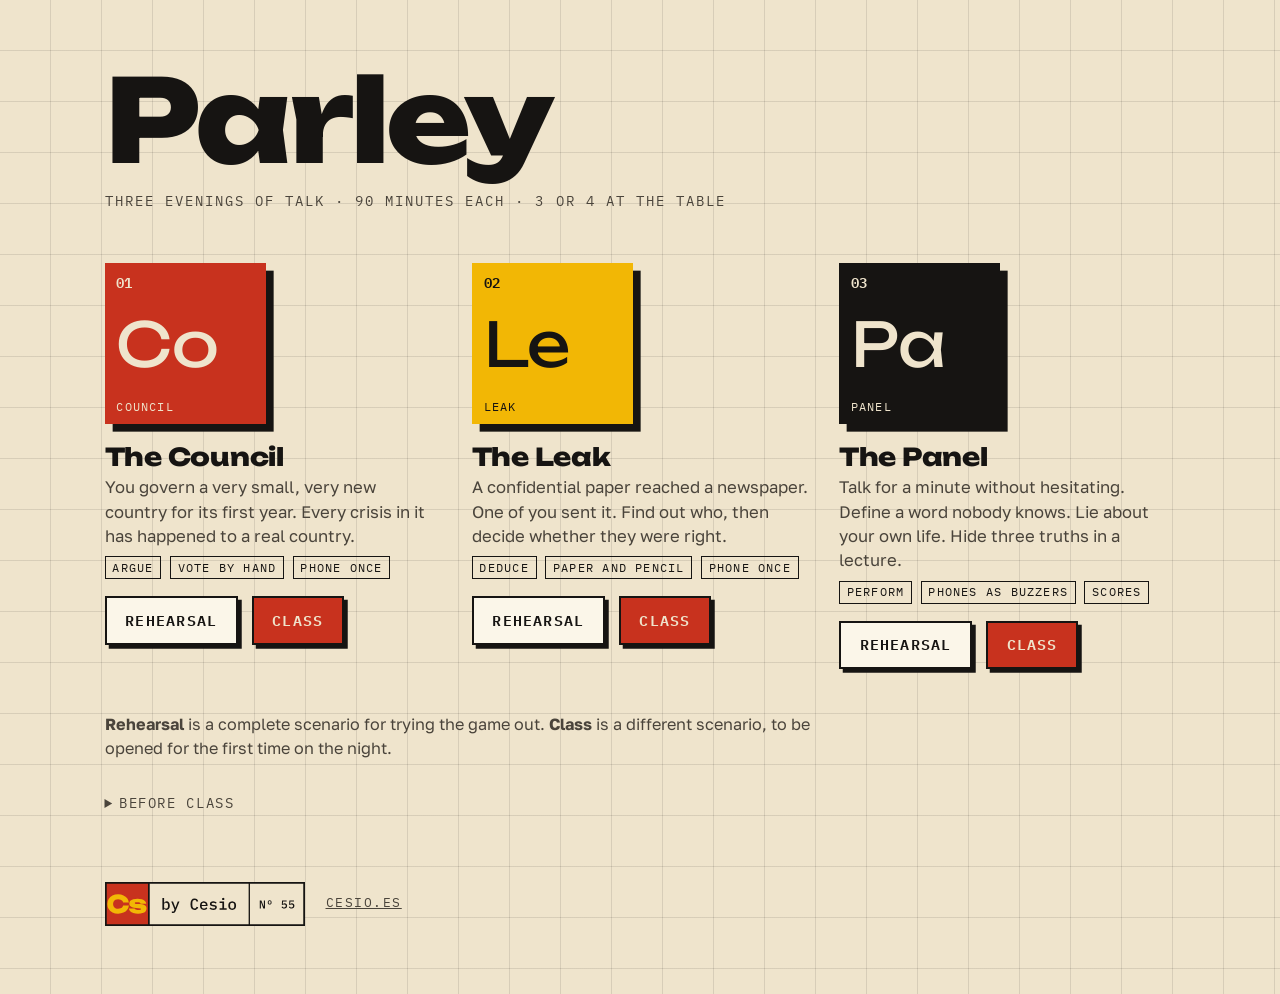
<file: index.html>
<!doctype html>
<html lang="en">
<head>
<meta charset="utf-8">
<meta name="viewport" content="width=device-width, initial-scale=1">
<title>Parley · three evenings of talk</title>
<meta name="description" content="Three ninety-minute conversation games for three or four advanced speakers of English.">
<link rel="icon" href="favicon.svg" type="image/svg+xml">
<link rel="stylesheet" href="assets/base.css">
</head>
<body>
<main class="hub">
  <h1>Parley</h1>
  <div class="sub">Three evenings of talk · 90 minutes each · 3 or 4 at the table</div>

  <div class="games">
    <div class="game">
      <span class="tile"><span class="n">01</span><span class="s">Co</span><span class="t">Council</span></span>
      <div>
        <h2>The Council</h2>
        <p>You govern a very small, very new country for its first year. Every crisis in it has happened to a real country.</p>
        <span class="meta"><span>Argue</span><span>Vote by hand</span><span>Phone once</span></span>
        <div class="pick"><a class="btn" href="council.html">Rehearsal</a><a class="btn go" href="council.html?v=class">Class</a></div>
      </div>
    </div>
    <div class="game">
      <span class="tile y"><span class="n">02</span><span class="s">Le</span><span class="t">Leak</span></span>
      <div>
        <h2>The Leak</h2>
        <p>A confidential paper reached a newspaper. One of you sent it. Find out who, then decide whether they were right.</p>
        <span class="meta"><span>Deduce</span><span>Paper and pencil</span><span>Phone once</span></span>
        <div class="pick"><a class="btn" href="leak.html">Rehearsal</a><a class="btn go" href="leak.html?v=class">Class</a></div>
      </div>
    </div>
    <div class="game">
      <span class="tile k"><span class="n">03</span><span class="s">Pa</span><span class="t">Panel</span></span>
      <div>
        <h2>The Panel</h2>
        <p>Talk for a minute without hesitating. Define a word nobody knows. Lie about your own life. Hide three truths in a lecture.</p>
        <span class="meta"><span>Perform</span><span>Phones as buzzers</span><span>Scores</span></span>
        <div class="pick"><a class="btn" href="panel.html">Rehearsal</a><a class="btn go" href="panel.html?v=class">Class</a></div>
      </div>
    </div>
  </div>

  <p class="legend"><b>Rehearsal</b> is a complete scenario for trying the game out. <b>Class</b> is a different scenario, to be opened for the first time on the night.</p>

  <details style="margin-top:2rem">
    <summary>Before class</summary>
    <ol class="steps" style="max-width:44rem;margin-top:.8rem">
      <li>Open the game on the big screen and type in the names. Each player then scans their own code.</li>
      <li>Everyone needs a pencil and some scrap paper. For The Council, everyone also needs two markers: cut them from the printed sheet, or use coins.</li>
      <li>Printing is optional. Rehearsal: <a href="print.html?g=council">minister’s sheet</a> · <a href="print.html?g=leak">case notebook and exhibits</a>.</li>
      <li>Class: <a href="print.html?g=council&v=class">minister’s sheet</a> · <a href="print.html?g=leak&v=class">case notebook and exhibits</a>. The exhibits give the case away: print them without reading and hand them out face down. The minister’s sheet opens with the country you will govern, so print that one without reading too.</li>
      <li>Keys on the big screen: → next · space starts and stops the clock · F full screen · 1 to 4 buzz, in The Panel.</li>
    </ol>
  </details>

  <div class="byline"><img src="assets/cesio-sello.svg" alt="by Cesio" height="44"><a href="https://cesio.es">cesio.es</a></div>
</main>
</body>
</html>
</file>
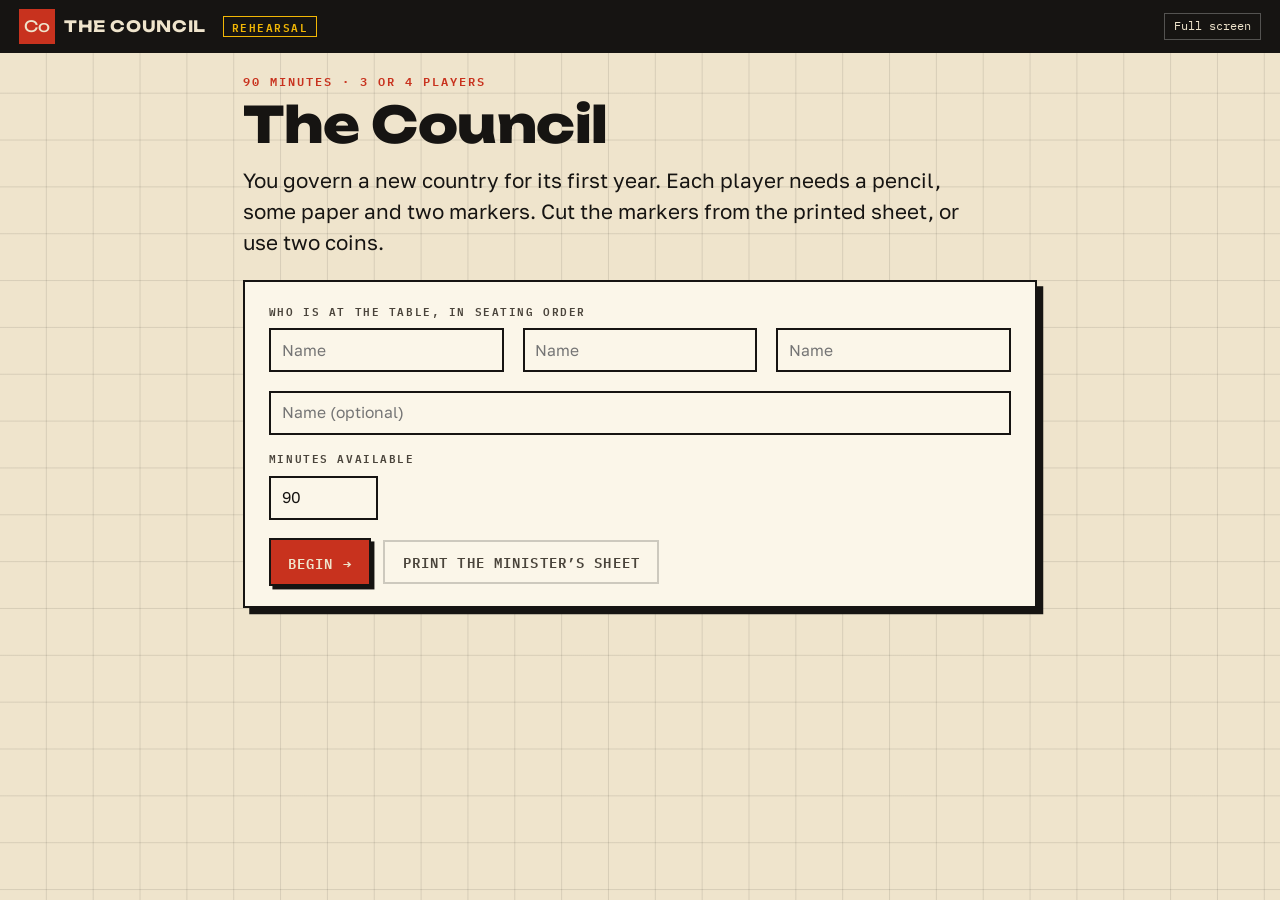
<file: council.html>
<!doctype html>
<html lang="en" class="host">
<head>
<meta charset="utf-8">
<meta name="viewport" content="width=device-width, initial-scale=1">
<title>The Council · Parley</title>
<link rel="icon" href="favicon.svg" type="image/svg+xml">
<link rel="stylesheet" href="assets/base.css">
</head>
<body>
<header class="bar">
  <a class="brand" href="./"><span class="tile sm"><span class="s">Co</span></span><b>THE COUNCIL</b></a>
  <span class="tag" id="tag"></span>
  <span class="where" id="where"></span>
  <span class="sp"></span>
  <span class="clock" id="clock"></span>
  <button id="charter" class="hide" title="Show the Charter (C)">Charter</button>
  <button id="full" title="Full screen (F)">Full screen</button>
  <button id="new" class="hide">New game</button>
</header>
<main id="app"></main>
<script src="assets/vendor/qrcode/qrcode.js"></script>
<script src="assets/kit.js"></script>
<script>K.need('council');</script>
<script src="assets/council.js"></script>
</body>
</html>
</file>
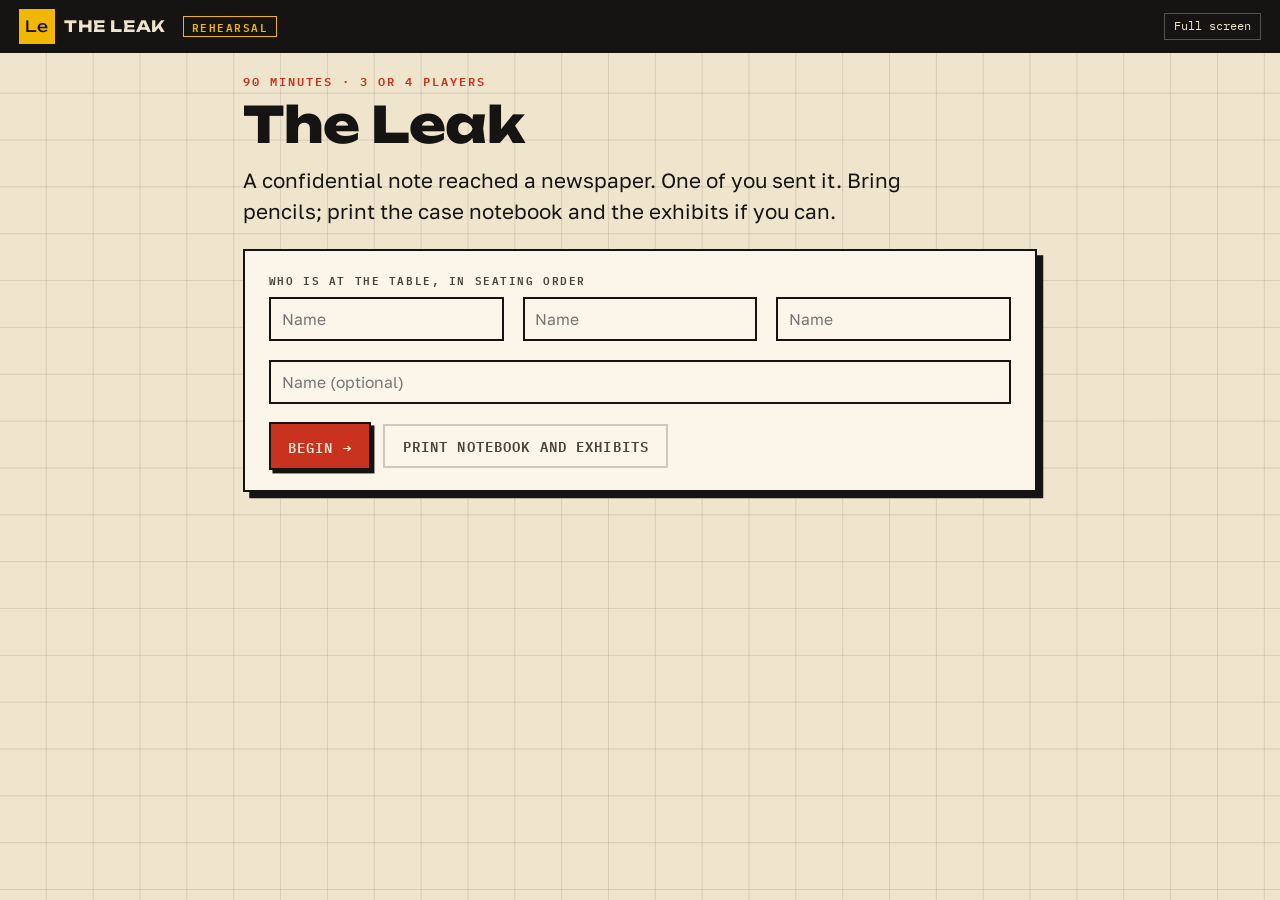
<file: leak.html>
<!doctype html>
<html lang="en" class="host">
<head>
<meta charset="utf-8">
<meta name="viewport" content="width=device-width, initial-scale=1">
<title>The Leak · Parley</title>
<link rel="icon" href="favicon.svg" type="image/svg+xml">
<link rel="stylesheet" href="assets/base.css">
</head>
<body>
<header class="bar">
  <a class="brand" href="./"><span class="tile sm y"><span class="s">Le</span></span><b>THE LEAK</b></a>
  <span class="tag" id="tag"></span>
  <span class="where" id="where"></span>
  <span class="sp"></span>
  <span class="clock" id="clock"></span>
  <button id="full" title="Full screen (F)">Full screen</button>
  <button id="new" class="hide">New game</button>
</header>
<main id="app"></main>
<script src="assets/vendor/qrcode/qrcode.js"></script>
<script src="assets/kit.js"></script>
<script>K.need('leak');</script>
<script src="assets/leak.js"></script>
</body>
</html>
</file>
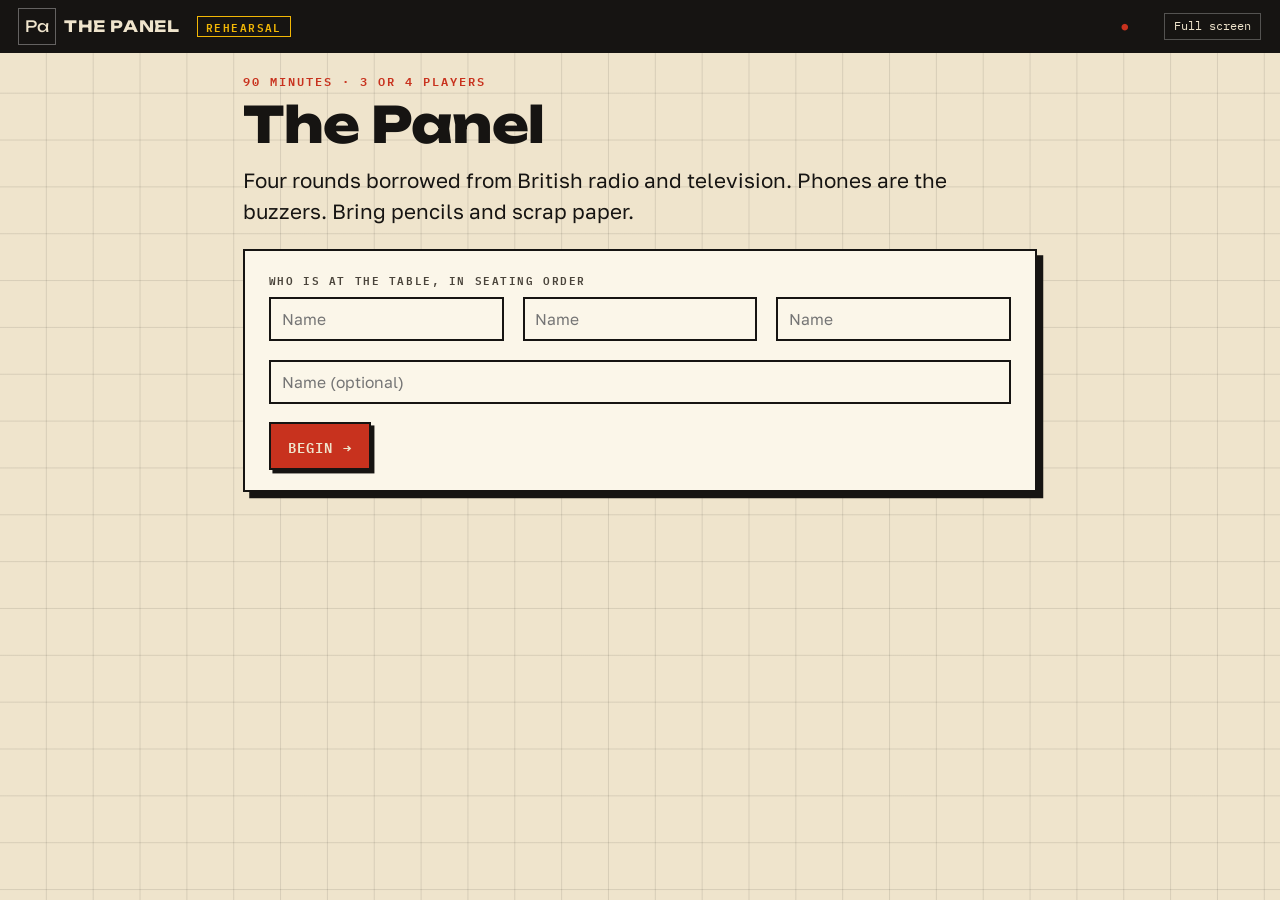
<file: panel.html>
<!doctype html>
<html lang="en" class="host">
<head>
<meta charset="utf-8">
<meta name="viewport" content="width=device-width, initial-scale=1">
<title>The Panel · Parley</title>
<link rel="icon" href="favicon.svg" type="image/svg+xml">
<link rel="stylesheet" href="assets/base.css">
</head>
<body>
<header class="bar">
  <a class="brand" href="./"><span class="tile sm k" style="outline:1px solid #fff5"><span class="s">Pa</span></span><b>THE PANEL</b></a>
  <span class="tag" id="tag"></span>
  <span class="where" id="where"></span>
  <span class="sp"></span>
  <span class="net" id="net"></span>
  <span class="clock" id="clock"></span>
  <button id="full" title="Full screen (F)">Full screen</button>
  <button id="new" class="hide">New game</button>
</header>
<main id="app"></main>
<script src="assets/vendor/qrcode/qrcode.js"></script>
<script src="assets/vendor/mqtt/mqtt.min.js"></script>
<script src="assets/kit.js"></script>
<script src="assets/panel.data.js"></script>
<script src="assets/panel.js"></script>
</body>
</html>
</file>
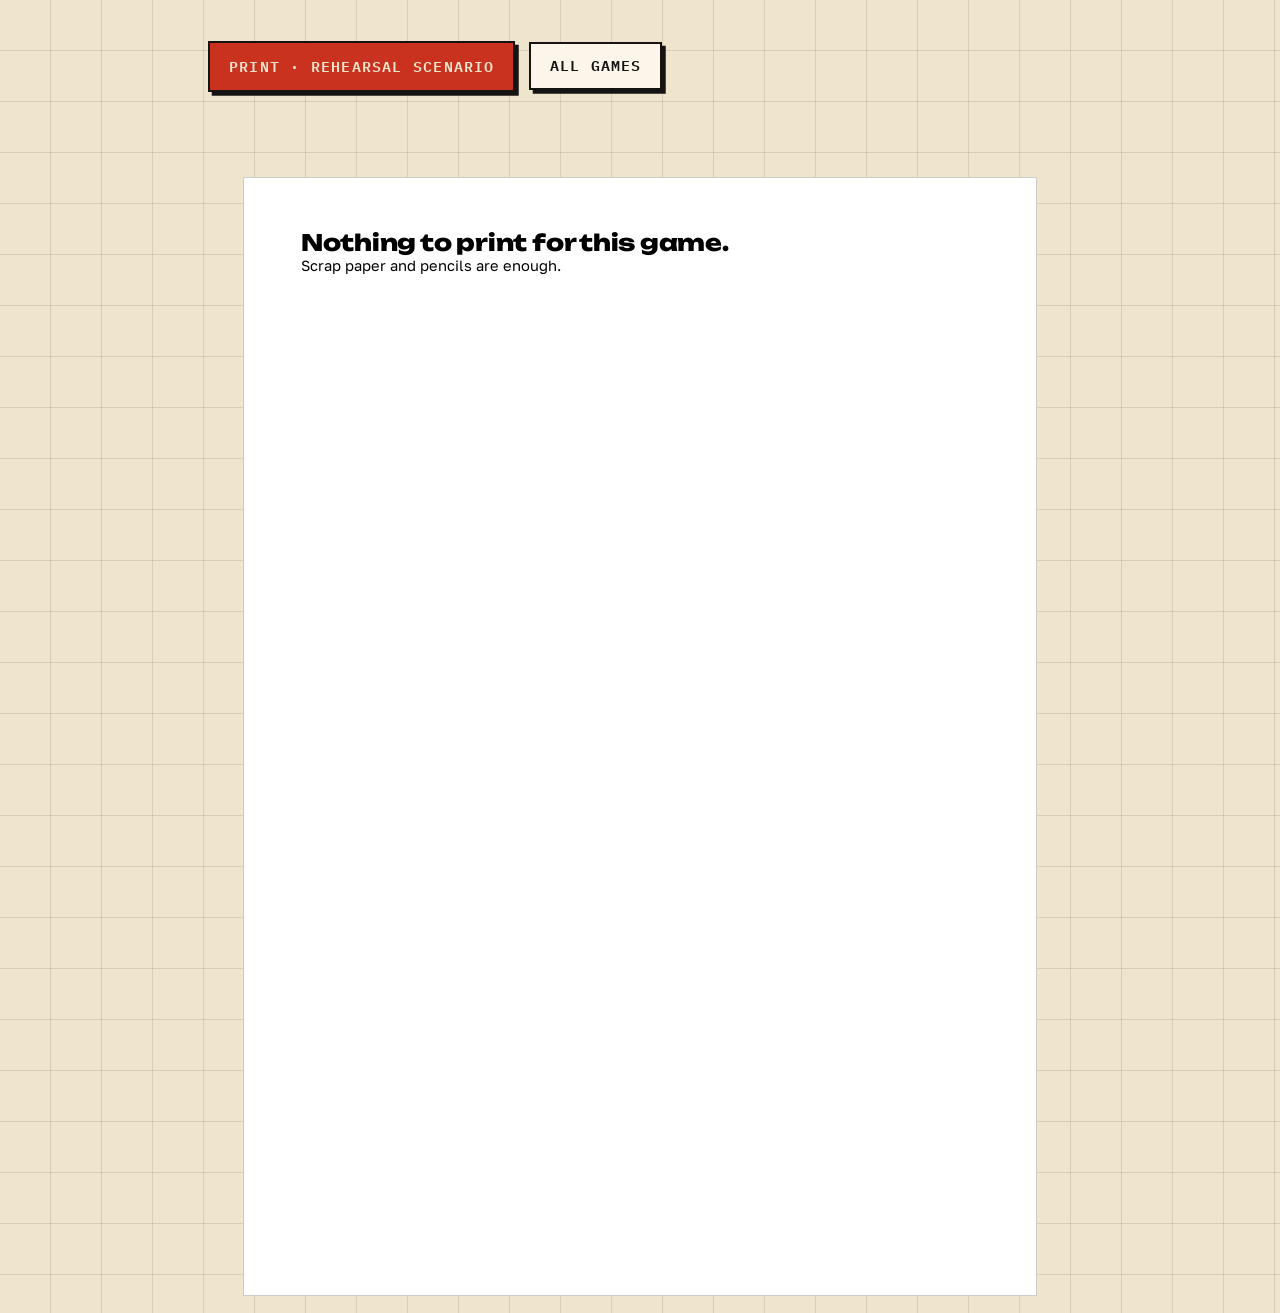
<file: print.html>
<!doctype html>
<html lang="en">
<head>
<meta charset="utf-8">
<meta name="viewport" content="width=device-width, initial-scale=1">
<meta name="robots" content="noindex">
<title>Parley · print</title>
<link rel="icon" href="favicon.svg" type="image/svg+xml">
<link rel="stylesheet" href="assets/base.css">
</head>
<body>
<main id="app"></main>
<script src="assets/kit.js"></script>
<script>K.need(K.params().g);</script>
<script src="assets/print.js"></script>
</body>
</html>
</file>
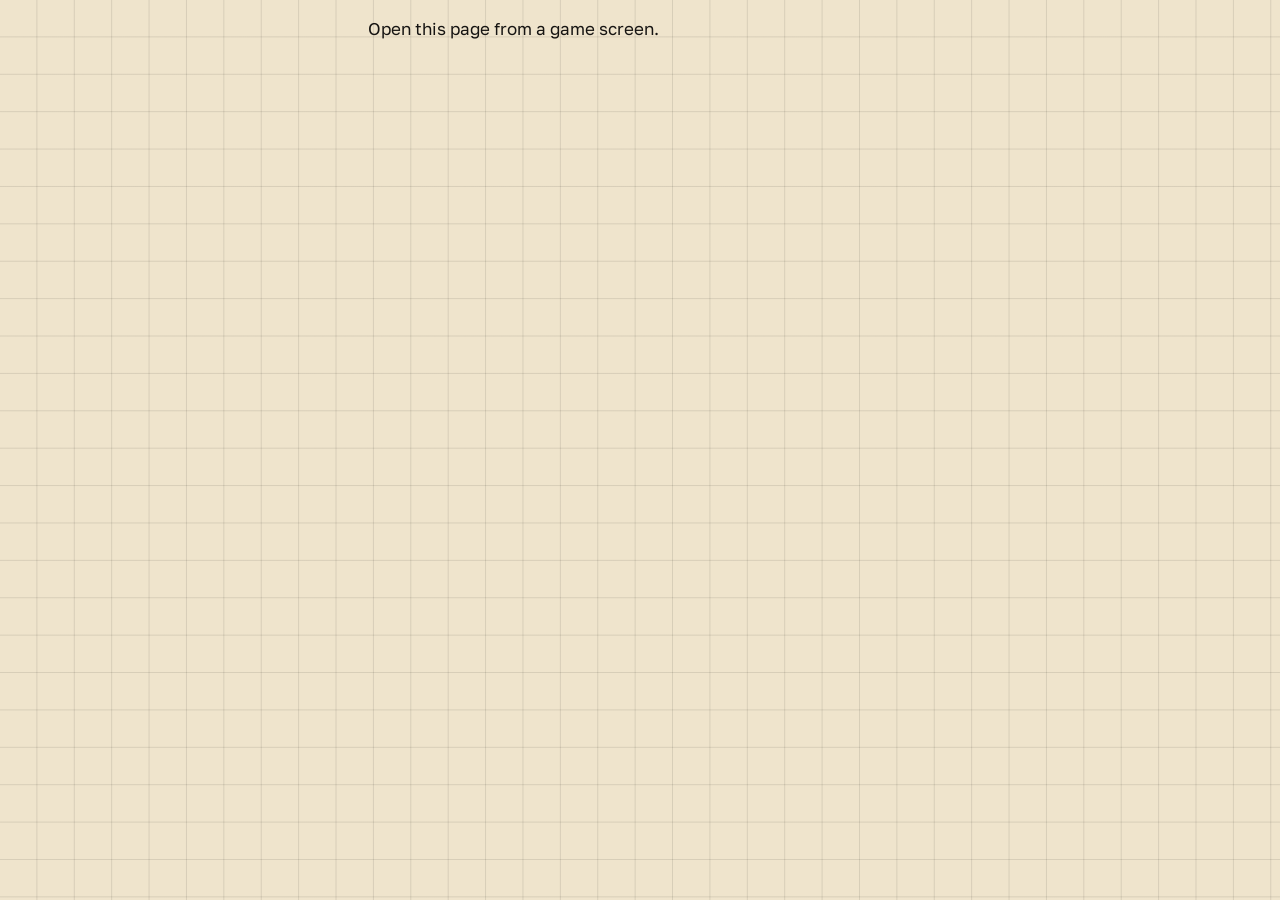
<file: seat.html>
<!doctype html>
<html lang="en">
<head>
<meta charset="utf-8">
<meta name="viewport" content="width=device-width, initial-scale=1, viewport-fit=cover">
<meta name="robots" content="noindex">
<title>Parley · your seat</title>
<link rel="icon" href="favicon.svg" type="image/svg+xml">
<link rel="stylesheet" href="assets/base.css">
</head>
<body class="phone">
<main id="app"></main>
<script src="assets/kit.js"></script>
<script>K.need(K.params().g);</script>
<script src="assets/panel.data.js"></script>
<script src="assets/seat.js"></script>
</body>
</html>
</file>
<file: assets/base.css>
/* Parley — shared look. Paper, ink, one red, one yellow. */
@import url('https://fonts.googleapis.com/css2?family=Unbounded:wght@600;800&family=IBM+Plex+Mono:wght@400;500;600&family=Golos+Text:wght@400;500;600;700&display=swap');

:root {
  --paper: #EFE4CC;
  --paper-2: #E6D9BC;
  --sheet: #FBF6E9;
  --ink: #161412;
  --ink-2: #4A443B;
  --line: #16141233;
  --red: #C8321E;
  --yellow: #F2B705;
  --green: #2F6B3A;
  --display: 'Unbounded', 'Arial Black', system-ui, sans-serif;
  --mono: 'IBM Plex Mono', ui-monospace, Consolas, monospace;
  --text: 'Golos Text', system-ui, -apple-system, 'Segoe UI', sans-serif;
}

* { box-sizing: border-box; }
html { font-size: 17px; }
html.host { font-size: clamp(15px, 1.22vw, 27px); }
body {
  margin: 0; min-height: 100vh; color: var(--ink); background: var(--paper);
  font-family: var(--text); line-height: 1.45; -webkit-font-smoothing: antialiased;
  background-image:
    linear-gradient(#1614121c 1px, transparent 1px),
    linear-gradient(90deg, #1614121c 1px, transparent 1px);
  background-size: 3rem 3rem; background-position: -1px -1px;
}
h1, h2, h3 { font-family: var(--display); font-weight: 800; line-height: 1.05; margin: 0; letter-spacing: -0.01em; }
h1 { font-size: 3.2rem; } h2 { font-size: 2.1rem; } h3 { font-size: 1.25rem; }
p { margin: 0 0 .7em; }
a { color: inherit; }
.mono { font-family: var(--mono); font-weight: 500; letter-spacing: .02em; }
.lab { font-family: var(--mono); font-weight: 600; font-size: .72rem; letter-spacing: .14em; text-transform: uppercase; color: var(--ink-2); }
.red { color: var(--red); } .dim { color: var(--ink-2); }
.hide { display: none !important; }

/* ---------- top bar ---------- */
.bar {
  display: flex; align-items: center; gap: 1.1rem; padding: .55rem 1.2rem;
  background: var(--ink); color: var(--paper); position: sticky; top: 0; z-index: 5;
}
.bar .brand { display: flex; align-items: center; gap: .6rem; text-decoration: none; }
.bar .brand b { font-family: var(--display); font-size: 1rem; letter-spacing: .04em; }
.bar .where { font-family: var(--mono); font-size: .8rem; letter-spacing: .12em; text-transform: uppercase; color: var(--yellow); }
.bar .sp { flex: 1; }
.bar .tag { font-family: var(--mono); font-weight: 600; font-size: .68rem; letter-spacing: .14em; text-transform: uppercase; padding: .12rem .5rem; border: 1px solid var(--yellow); color: var(--yellow); }
.bar .tag.class { background: var(--red); border-color: var(--red); color: var(--paper); }
.bar .clock { font-family: var(--mono); font-size: .95rem; }
.bar .clock i { font-style: normal; opacity: .55; }
.bar button { background: none; border: 1px solid #ffffff44; color: var(--paper); font: inherit; font-family: var(--mono); font-size: .75rem; padding: .25rem .6rem; cursor: pointer; }
.bar button:hover { border-color: var(--yellow); color: var(--yellow); }

/* ---------- element tile ---------- */
.tile {
  --c: var(--red);
  display: inline-grid; grid-template-rows: auto 1fr auto; width: 9.5rem; height: 9.5rem; padding: .55rem .7rem;
  background: var(--c); color: var(--paper); text-decoration: none; position: relative;
  box-shadow: .45rem .45rem 0 var(--ink);
}
.tile .n { font-family: var(--mono); font-size: .8rem; font-weight: 600; }
.tile .s { font-family: var(--display); font-size: 3.6rem; line-height: 1; align-self: center; }
.tile .t { font-family: var(--mono); font-size: .7rem; letter-spacing: .1em; text-transform: uppercase; }
.tile.y { --c: var(--yellow); color: var(--ink); }
.tile.k { --c: var(--ink); }
.tile.sm { width: 2.3rem; height: 2.3rem; padding: 0; box-shadow: none; place-items: center; grid-template-rows: 1fr; }
.tile.sm .s { font-size: 1rem; }

/* ---------- stage ---------- */
.stage { max-width: 78rem; margin: 0 auto; padding: 1.2rem 1.6rem 4rem; }
.stage.narrow { max-width: 54rem; }
.kicker { font-family: var(--mono); font-weight: 600; font-size: .8rem; letter-spacing: .16em; text-transform: uppercase; color: var(--red); margin-bottom: .5rem; display: flex; gap: 1rem; align-items: baseline; }
.kicker .who { color: var(--ink); background: var(--yellow); padding: .1rem .5rem; }
.lead { font-size: 1.32rem; line-height: 1.5; max-width: 46rem; }
.sheet { background: var(--sheet); border: 2px solid var(--ink); padding: 1.3rem 1.5rem; box-shadow: .4rem .4rem 0 var(--ink); }
.sheet + .sheet { margin-top: 1.2rem; }
.row { display: flex; gap: 1.2rem; flex-wrap: wrap; align-items: stretch; }
.row > * { flex: 1 1 14rem; }
.center { text-align: center; }
.gap { height: 1.2rem; }
.split { display: grid; grid-template-columns: 1.3fr 1fr; gap: 2rem; align-items: start; margin-top: .9rem; }
.split .lead { max-width: none; font-size: 1.24rem; }
.opts.col { grid-template-columns: 1fr; margin-top: 0; gap: .8rem; }
.opts.col .opt { padding: .7rem .9rem; grid-template-columns: auto 1fr; column-gap: .8rem; }
.opts.col .opt .k { grid-row: span 4; font-size: 1.7rem; line-height: 1; }
.opts.col .opt > *:not(.k) { grid-column: 2; }

.btn {
  font-family: var(--mono); font-weight: 600; font-size: .9rem; letter-spacing: .08em; text-transform: uppercase;
  background: var(--sheet); color: var(--ink); border: 2px solid var(--ink); padding: .65rem 1.1rem; cursor: pointer;
  box-shadow: .22rem .22rem 0 var(--ink); transition: transform .06s, box-shadow .06s; text-decoration: none; display: inline-block;
}
.btn:hover { transform: translate(-1px, -1px); box-shadow: calc(.22rem + 1px) calc(.22rem + 1px) 0 var(--ink); }
.btn:active { transform: translate(.15rem, .15rem); box-shadow: .07rem .07rem 0 var(--ink); }
.btn.go { background: var(--red); color: var(--paper); }
.btn.y { background: var(--yellow); }
.btn.ghost { box-shadow: none; background: transparent; border-color: var(--line); color: var(--ink-2); }
.btn[disabled] { opacity: .35; pointer-events: none; }
.btns { display: flex; gap: .8rem; flex-wrap: wrap; align-items: center; margin-top: 1.2rem; }
.foot { position: fixed; left: 0; right: 0; bottom: 0; display: flex; justify-content: space-between; align-items: center; gap: 1rem; padding: .6rem 1.2rem; background: linear-gradient(transparent, var(--paper) 35%); pointer-events: none; }
.foot > * { pointer-events: auto; }

input[type=text], input[type=number], textarea {
  font: inherit; font-family: var(--text); background: var(--sheet); border: 2px solid var(--ink); padding: .55rem .7rem; width: 100%; color: var(--ink);
}
input[type=text]:focus, input[type=number]:focus, textarea:focus { outline: 3px solid var(--yellow); }

/* ---------- timer ---------- */
.timer { font-family: var(--display); font-size: 4.2rem; line-height: 1; font-variant-numeric: tabular-nums; display: inline-flex; align-items: baseline; gap: .8rem; }
.timer.s { font-size: 2.2rem; }
.timer.warn { color: var(--red); }
.timer.over { color: var(--red); animation: blink .8s steps(2) infinite; }
.timer small { font-family: var(--mono); font-size: .7rem; letter-spacing: .14em; color: var(--ink-2); text-transform: uppercase; }
@keyframes blink { 50% { opacity: .35; } }

/* ---------- gauges (Council) ---------- */
.gauges { display: grid; grid-template-columns: repeat(4, 1fr); gap: 1rem; margin-bottom: 1rem; }
.gauge { background: var(--sheet); border: 2px solid var(--ink); padding: .35rem .7rem .5rem; }
.gauge .top { display: flex; justify-content: space-between; align-items: baseline; }
.gauge .v { font-family: var(--display); font-size: 1.5rem; }
.gauge .segs { display: grid; grid-template-columns: repeat(10, 1fr); gap: 3px; margin-top: .35rem; }
.gauge .segs i { height: .7rem; background: var(--paper-2); }
.gauge .segs i.on { background: var(--ink); }
.gauge.low .segs i.on, .gauge.low .v { background: var(--red); color: var(--red); }
.gauge.low .v { background: none; }
.gauge .d { font-family: var(--mono); font-weight: 600; font-size: .85rem; margin-left: .4rem; }
.gauge .d.up { color: var(--green); } .gauge .d.down { color: var(--red); }

/* ---------- options ---------- */
.opts { display: grid; grid-template-columns: repeat(auto-fit, minmax(15rem, 1fr)); gap: 1rem; margin-top: 1.1rem; }
.opt { background: var(--sheet); border: 2px solid var(--ink); padding: .9rem 1rem; text-align: left; font: inherit; color: inherit; cursor: pointer; display: grid; gap: .35rem; align-content: start; box-shadow: .28rem .28rem 0 var(--ink); }
.opt:hover { background: #fff; }
.opt .k { font-family: var(--display); font-size: 1.5rem; color: var(--red); }
.opt b { font-size: 1.12rem; line-height: 1.25; }
.opt span { color: var(--ink-2); font-size: .95rem; }
.opt .fx { font-family: var(--mono); font-size: .78rem; letter-spacing: .04em; color: var(--ink); margin-top: .25rem; display: flex; gap: .7rem; flex-wrap: wrap; }
.opt .fx .up { color: var(--green); } .opt .fx .down { color: var(--red); }
.opt .fx .q { color: var(--ink-2); letter-spacing: .2em; }
.opt.won { background: var(--yellow); }
.opt.lost { opacity: .4; box-shadow: none; }
.opts.locked .opt { cursor: default; pointer-events: none; }

.note { border-left: .5rem solid var(--yellow); background: var(--sheet); padding: .7rem 1rem; margin-top: 1.1rem; font-size: 1rem; }
.note .lab { display: block; margin-bottom: .2rem; color: var(--red); }
.phrases { margin-top: 1.2rem; display: flex; gap: .6rem; flex-wrap: wrap; align-items: center; }
.phrases q { font-family: var(--mono); font-size: .82rem; border: 1px dashed var(--ink-2); padding: .22rem .55rem; quotes: none; color: var(--ink-2); }

/* ---------- seats, QR ---------- */
.seats { display: grid; grid-template-columns: repeat(auto-fit, minmax(13rem, 1fr)); gap: 1.1rem; }
.seat { background: var(--sheet); border: 2px solid var(--ink); padding: .9rem; text-align: center; }
.seat .qr { width: 100%; max-width: 13rem; aspect-ratio: 1; margin: .5rem auto 0; background: #fff; padding: .5rem; }
.seat .qr svg { width: 100%; height: 100%; display: block; }
.seat h3 { font-size: 1.15rem; }
.seat.on { background: var(--yellow); }
.chips { display: flex; gap: .6rem; flex-wrap: wrap; }
.chip { font-family: var(--mono); font-weight: 600; font-size: .85rem; border: 2px solid var(--ink); padding: .3rem .7rem; background: var(--sheet); }
.chip.on { background: var(--yellow); } .chip.hot { background: var(--red); color: var(--paper); }
button.chip { cursor: pointer; font: inherit; font-family: var(--mono); font-weight: 600; font-size: .85rem; }

/* ---------- documents (Leak) ---------- */
.doc { background: #fff; border: 1px solid var(--ink); padding: 1.2rem 1.4rem; font-size: .95rem; position: relative; }
.doc h4 { font-family: var(--mono); font-size: .8rem; letter-spacing: .12em; text-transform: uppercase; margin: 0 0 .7rem; padding-bottom: .5rem; border-bottom: 2px solid var(--ink); display: flex; justify-content: space-between; gap: 1rem; }
.doc h4 em { font-style: normal; color: var(--red); }
.doc table { width: 100%; border-collapse: collapse; font-family: var(--mono); font-size: .82rem; }
.doc th, .doc td { text-align: left; padding: .28rem .5rem; border-bottom: 1px solid #0002; vertical-align: top; }
.doc th { font-weight: 600; background: #0000000d; }
.doc .press { font-family: Georgia, 'Times New Roman', serif; font-size: 1.05rem; line-height: 1.5; }
.doc .press h5 { font-family: Georgia, serif; font-size: 1.7rem; line-height: 1.1; margin: 0 0 .5rem; }
/* The Council: gauge cards in the briefing, the Charter as a document, and the overlay that shows it. */
.gcards { display: grid; grid-template-columns: repeat(4, 1fr); gap: 1rem; margin-top: 1.2rem; }
.gcard { background: var(--sheet); border: 2px solid var(--ink); padding: .8rem .9rem 1rem; }
.gcard .gauge { border: 0; padding: 0; background: none; }
.gcard p { margin: .8rem 0 0; font-size: 1.08rem; line-height: 1.4; }
.gcard dl { margin: 0; display: grid; grid-template-columns: auto 1fr; gap: .35rem .7rem; font-size: .95rem; }
.gcard dt { font-family: var(--mono); font-weight: 600; font-size: .72rem; letter-spacing: .1em; text-transform: uppercase; color: var(--red); padding-top: .2rem; white-space: nowrap; }
.gcard dd { margin: 0; color: var(--ink-2); }
.doc.charter { font-family: Georgia, 'Times New Roman', serif; font-size: 1.12rem; line-height: 1.5; padding: 1.5rem 1.8rem; box-shadow: .4rem .4rem 0 var(--ink); }
.doc.charter p { margin: 0 0 .7rem; }
.doc.charter .sig { margin: 1.1rem 0 0; font-style: italic; color: var(--ink-2); }
.veil { position: fixed; inset: 0; z-index: 9; background: #161412cc; display: grid; place-items: center; padding: 2rem; cursor: pointer; }
.veil .doc { max-width: 46rem; width: 100%; }
.docs { display: grid; grid-template-columns: repeat(auto-fit, minmax(24rem, 1fr)); gap: 1.1rem; }
.stamp { position: absolute; right: 1rem; top: 2.6rem; font-family: var(--display); color: var(--red); border: 3px solid var(--red); padding: .1rem .5rem; transform: rotate(-7deg); font-size: .8rem; opacity: .8; }

/* ---------- tables, scores ---------- */
table.score { width: 100%; border-collapse: collapse; font-size: 1.1rem; }
table.score td, table.score th { padding: .5rem .7rem; border-bottom: 2px solid var(--ink); text-align: left; }
table.score td.n { font-family: var(--display); font-size: 1.5rem; text-align: right; }
table.score tr.top td { background: var(--yellow); }
.big { font-family: var(--display); font-size: 3.4rem; line-height: 1.05; }
.word { font-family: var(--display); font-size: 4.4rem; line-height: 1; word-break: break-word; }
.subject { font-family: var(--display); font-size: 3rem; line-height: 1.1; }
ul.plain { list-style: none; padding: 0; margin: 0; }
ul.plain li { padding: .35rem 0; border-bottom: 1px solid var(--line); }
ul.plain.roomy li { font-size: 1.16rem; line-height: 1.45; padding: .55rem 0; } ul.plain.roomy li:last-child { border-bottom: 0; }
ol.steps { padding-left: 1.2rem; margin: .4rem 0 0; } ol.steps li { margin-bottom: .35rem; }
ol.steps.roomy li { font-size: 1.16rem; line-height: 1.45; margin-bottom: .7rem; }
details { margin-top: 1rem; } summary { cursor: pointer; font-family: var(--mono); font-size: .8rem; letter-spacing: .12em; text-transform: uppercase; color: var(--ink-2); }
.agenda { display: grid; grid-template-columns: auto 1fr auto; gap: .2rem 1rem; font-family: var(--mono); font-size: .88rem; }
.agenda b { font-weight: 600; }

/* ---------- hub ---------- */
.hub { max-width: 66rem; margin: 0 auto; padding: 3.5rem 1.5rem 4rem; }
.hub h1 { font-size: clamp(3rem, 9vw, 7rem); letter-spacing: -.03em; }
.hub .sub { font-family: var(--mono); letter-spacing: .14em; text-transform: uppercase; font-size: .85rem; margin: .6rem 0 3rem; color: var(--ink-2); }
.games { display: grid; grid-template-columns: repeat(auto-fit, minmax(17rem, 1fr)); gap: 2.2rem 1.8rem; }
.game { text-decoration: none; display: grid; grid-template-columns: 1fr; gap: 1.2rem; align-items: start; align-content: start; justify-items: start; }
.game h2 { font-size: 1.45rem; margin-bottom: .3rem; }
.game p { font-size: .98rem; color: var(--ink-2); margin: 0 0 .5rem; }
.game .meta { font-family: var(--mono); font-size: .72rem; letter-spacing: .1em; text-transform: uppercase; color: var(--ink); display: flex; gap: .5rem; flex-wrap: wrap; }
.game .meta span { border: 1px solid var(--ink); padding: .1rem .4rem; }
.game .pick { display: flex; gap: .8rem; margin-top: 1rem; }
.legend { margin-top: 2.6rem; font-size: .95rem; color: var(--ink-2); max-width: 44rem; }
.seat a.lab { display: inline-block; margin-top: .5rem; color: var(--red); }
.byline { margin-top: 4rem; font-family: var(--mono); font-size: .75rem; letter-spacing: .12em; text-transform: uppercase; color: var(--ink-2); display: flex; gap: 1.2rem; flex-wrap: wrap; align-items: center; }

/* ---------- phone ---------- */
body.phone { background-size: 2.2rem 2.2rem; }
.ph { max-width: 34rem; margin: 0 auto; padding: 1rem 1rem 4rem; }
.ph h1 { font-size: 1.7rem; } .ph h2 { font-size: 1.3rem; margin: 1.1rem 0 .4rem; }
.cover { min-height: 62vh; display: grid; place-items: center; text-align: center; background: var(--ink); color: var(--paper); padding: 2rem; cursor: pointer; }
.cover .big { font-size: 2rem; }
.brief p { font-size: 1.04rem; }
.brief ul { padding-left: 1.1rem; margin: .2rem 0 .8rem; } .brief li { margin-bottom: .45rem; }
.brief .secret { border: 2px solid var(--red); padding: .7rem .9rem; background: var(--sheet); margin: .8rem 0; }
.brief .want { border: 2px solid var(--ink); background: var(--yellow); padding: .7rem .9rem; margin: .8rem 0; }
.buzz { width: 100%; aspect-ratio: 1; max-height: 58vh; border-radius: 50%; border: .5rem solid var(--ink); background: var(--red); color: var(--paper); font-family: var(--display); font-size: 2.2rem; box-shadow: 0 .8rem 0 var(--ink); cursor: pointer; touch-action: manipulation; -webkit-tap-highlight-color: transparent; }
.buzz:active { transform: translateY(.5rem); box-shadow: 0 .3rem 0 var(--ink); }
.buzz[disabled] { background: var(--paper-2); color: var(--ink-2); box-shadow: 0 .3rem 0 var(--ink-2); border-color: var(--ink-2); }
.vote { display: grid; grid-template-columns: 1fr 1fr; gap: 1rem; }
.vote button { font-family: var(--display); font-size: 1.5rem; padding: 2.2rem .5rem; border: 3px solid var(--ink); background: var(--sheet); cursor: pointer; }
.vote button.sel { background: var(--yellow); }
.net { font-family: var(--mono); font-size: .7rem; letter-spacing: .1em; text-transform: uppercase; }
.net.ok::before { content: '● '; color: var(--green); } .net.bad::before { content: '● '; color: var(--red); }

/* ---------- print ---------- */
.page { background: #fff; color: #000; width: 210mm; min-height: 296mm; margin: 1rem auto; padding: 14mm 15mm; border: 1px solid #0003; position: relative; font-size: 11pt; }
.page h2 { font-size: 17pt; } .page h3 { font-size: 11pt; margin: 4mm 0 2mm; }
.page table { width: 100%; border-collapse: collapse; }
.page td, .page th { border: 1px solid #000; padding: 1.6mm 2mm; text-align: left; vertical-align: top; font-size: 9.5pt; }
.page .ruled { height: 9mm; border-bottom: 1px solid #0006; }
.page .box { border: 1.5px solid #000; padding: 3mm; min-height: 30mm; margin-top: 2mm; }
/* The Council's sheet: the briefing on the front, with two markers to cut from the corner. */
@page council { size: A4; margin: 0; }
.page.front, .page.record { page: council; font-size: 10.2pt; line-height: 1.42; }
.page.front { padding: 12mm 15mm 10mm; }
.page.front p { margin: 0 0 2.2mm; }
.page.front h3, .page.record h3 { margin: 4.5mm 0 1.8mm; }
.page.front ol { margin: 0; padding-left: 5.5mm; } .page.front li { margin-bottom: 1.4mm; }
.page.front td, .page.front th { font-size: 9.6pt; padding: 1.3mm 2mm; }
.page.front .facts { float: right; clear: right; width: 66mm; margin: 0 0 3mm 6mm; } .page.front .facts th { width: 36%; font-weight: 600; }
.page.front .facts td, .page.front .facts th { font-size: 8.6pt; padding: .8mm 1.6mm; }
.page .cut { float: right; width: 74mm; margin: -8mm -10mm 3mm 6mm; padding: 2mm 3mm 3mm; border-left: 1.5px dashed #000; border-bottom: 1.5px dashed #000; text-align: center; }
.page .cut.back { float: left; height: 42mm; margin: -8mm 6mm 3mm -10mm; border: 0; }
.page .coins { display: flex; justify-content: space-between; margin-top: 2mm; }
.page .coin { width: 32mm; height: 32mm; border-radius: 50%; border: 1.5px dashed #000; display: grid; place-items: center; }
.page .coin > div { width: 28mm; height: 28mm; border-radius: 50%; border: 1px solid #000; display: flex; flex-direction: column; align-items: center; justify-content: center; gap: .7mm; }
.page .coin b { font-family: var(--display); font-size: 8.4pt; letter-spacing: .04em; text-transform: uppercase; }
.page .coin span { font-size: 5.4pt; line-height: 1.15; max-width: 21mm; }
.page .ticks { display: grid; grid-template-columns: 1fr 1fr; gap: 1.6mm 8mm; }
.page .three { display: grid; grid-template-columns: repeat(3, 1fr); gap: 4mm; }
.page.front .box { min-height: 62mm; }
.page .fold { border: 2px dashed #000; padding: 4mm; text-align: center; font-family: var(--mono); letter-spacing: .1em; margin-bottom: 5mm; }
@media print {
  body { background: #fff; }
  .noprint, .bar { display: none !important; }
  .page { margin: 0; border: none; page-break-after: always; width: auto; min-height: 0; }
  .doc { break-inside: avoid; }
}
@media (max-width: 760px) {
  .gauges { grid-template-columns: repeat(2, 1fr); }
  .gcards { grid-template-columns: repeat(2, 1fr); }
  .split { grid-template-columns: 1fr; }
  h1 { font-size: 2.1rem; } h2 { font-size: 1.5rem; }
  .word { font-size: 2.6rem; } .subject { font-size: 2rem; } .big { font-size: 2.2rem; }
}
</file>
